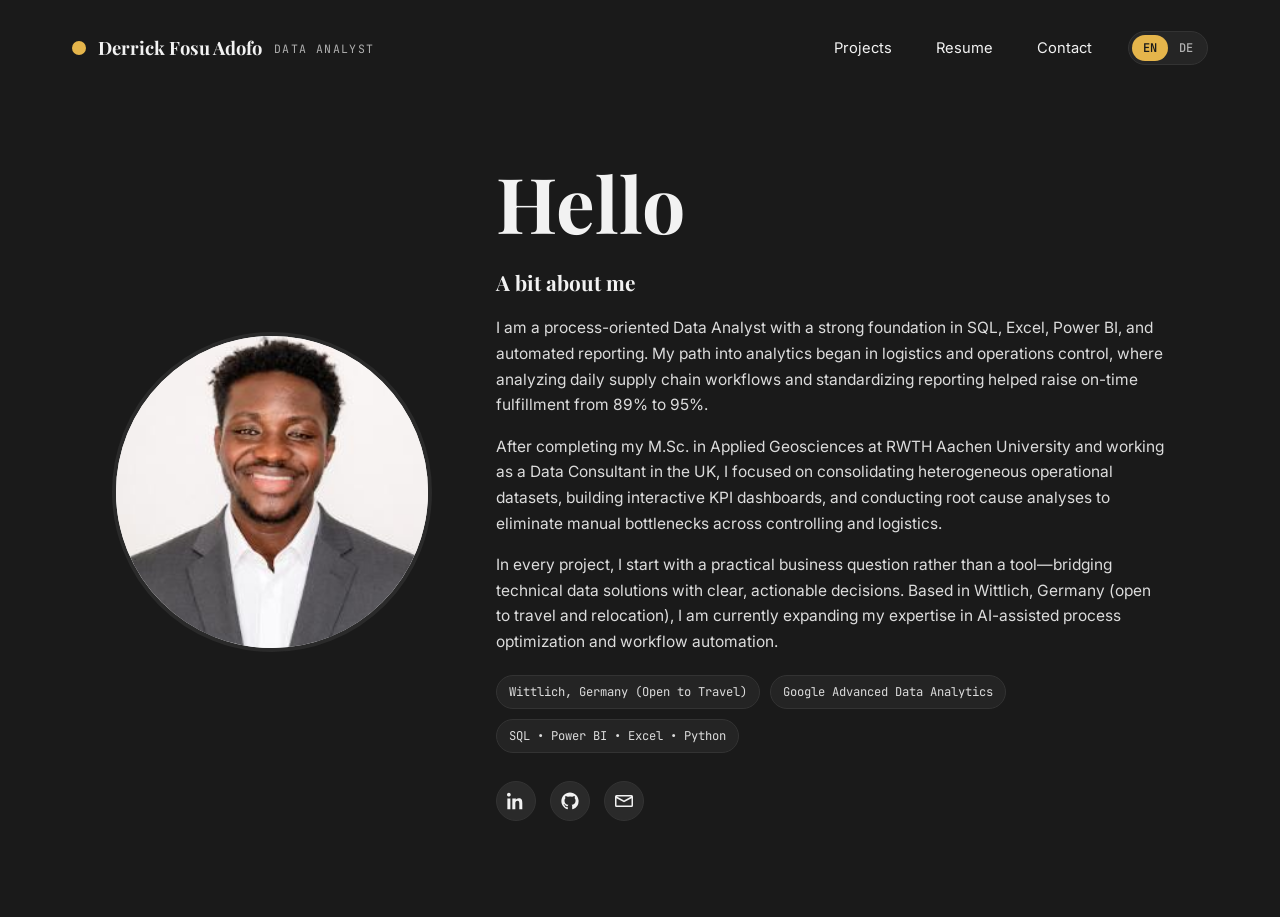
<file: index.html>
<!DOCTYPE html>
<html lang="en">
<head>
  <meta charset="UTF-8" />
  <meta name="viewport" content="width=device-width, initial-scale=1.0" />
  <title>Derrick Fosu Adofo | Data Analyst</title>
  <link rel="stylesheet" href="style.css" />
  <script src="lang.js" defer></script>
</head>
<body data-page-title="page_title_home">
  <header class="navbar">
    <a href="index.html" class="brand">
      <span class="brand-dot"></span>
      <span class="brand-name">Derrick Fosu Adofo</span>
      <span class="brand-role" data-i18n="brand_role">Data Analyst</span>
    </a>
    <div class="nav-right">
      <nav class="nav-links">
        <a href="projects.html" data-i18n="nav_projects">Projects</a>
        <a href="resume.html" data-i18n="nav_resume">Resume</a>
        <a href="contact.html" data-i18n="nav_contact">Contact</a>
      </nav>
      <div class="lang-switch" role="group" aria-label="Language switcher">
        <button type="button" class="lang-btn active" data-lang="en">EN</button>
        <button type="button" class="lang-btn" data-lang="de">DE</button>
      </div>
    </div>
  </header>

  <main class="container">
    <section class="hero-grid">
      <div class="headshot-wrapper">
        <img src="assets/headshot.jpg" alt="Portrait of Derrick Fosu Adofo" />
      </div>

      <div class="hero-bio">
        <h1 class="hero-title" data-i18n="hero_title">Hello</h1>
        <h2 class="hero-subheading" data-i18n="hero_subtitle">A bit about me</h2>
        <p data-i18n="hero_p1">
          I am a process-oriented Data Analyst with a strong foundation in SQL, Excel, Power BI, and automated reporting. My path into analytics began in logistics and operations control, where analyzing daily supply chain workflows and standardizing reporting helped raise on-time fulfillment from 89% to 95%.
        </p>
        <p data-i18n="hero_p2">
          After completing my M.Sc. in Applied Geosciences at RWTH Aachen University and working as a Data Consultant in the UK, I focused on consolidating heterogeneous operational datasets, building interactive KPI dashboards, and conducting root cause analyses to eliminate manual bottlenecks across controlling and logistics.
        </p>
        <p data-i18n="hero_p3">
          In every project, I start with a practical business question rather than a tool—bridging technical data solutions with clear, actionable decisions. Based in Wittlich, Germany (open to travel and relocation), I am currently expanding my expertise in AI-assisted process optimization and workflow automation.
        </p>

        <div class="hero-highlights">
          <span class="highlight-chip" data-i18n="chip_location">Wittlich, Germany (Open to Travel)</span>
          <span class="highlight-chip" data-i18n="chip_certs">Google Advanced Data Analytics</span>
          <span class="highlight-chip" data-i18n="chip_focus">SQL • Power BI • Excel • Python</span>
        </div>

        <div class="social-links">
          <a href="https://www.linkedin.com/in/derrickfosuadofo" target="_blank" rel="noopener" class="social-btn" aria-label="LinkedIn">
            <svg viewBox="0 0 24 24"><path d="M4.98 3.5C4.98 4.88 3.87 6 2.5 6S0 4.88 0 3.5 1.12 1 2.5 1s2.48 1.12 2.48 2.5zM.5 8.5h4V23h-4V8.5zm7.5 0h3.8v2h.05c.53-1 1.83-2.05 3.77-2.05 4.03 0 4.78 2.65 4.78 6.1V23h-4v-7.4c0-1.76-.03-4.03-2.45-4.03-2.46 0-2.84 1.92-2.84 3.9V23h-4V8.5z"/></svg>
          </a>
          <a href="https://github.com/derrickadofo" target="_blank" rel="noopener" class="social-btn" aria-label="GitHub">
            <svg viewBox="0 0 24 24"><path d="M12 .5C5.65.5.5 5.65.5 12c0 5.08 3.29 9.39 7.86 10.91.58.11.79-.25.79-.56 0-.28-.01-1.02-.02-2-3.2.7-3.88-1.54-3.88-1.54-.52-1.33-1.28-1.68-1.28-1.68-1.05-.72.08-.7.08-.7 1.16.08 1.77 1.19 1.77 1.19 1.03 1.77 2.7 1.26 3.36.96.1-.75.4-1.26.73-1.55-2.55-.29-5.24-1.28-5.24-5.68 0-1.25.45-2.28 1.19-3.08-.12-.29-.52-1.46.11-3.04 0 0 .97-.31 3.18 1.18a11.1 11.1 0 0 1 5.8 0c2.2-1.49 3.17-1.18 3.17-1.18.63 1.58.23 2.75.11 3.04.74.8 1.19 1.83 1.19 3.08 0 4.41-2.69 5.38-5.25 5.67.41.36.78 1.06.78 2.14 0 1.55-.01 2.8-.01 3.18 0 .31.21.68.8.56A11.51 11.51 0 0 0 23.5 12C23.5 5.65 18.35.5 12 .5z"/></svg>
          </a>
          <a href="mailto:derrickfosuadofo@gmail.com" class="social-btn" aria-label="Email">
            <svg viewBox="0 0 24 24"><path d="M2 4h20a2 2 0 0 1 2 2v12a2 2 0 0 1-2 2H2a2 2 0 0 1-2-2V6a2 2 0 0 1 2-2zm10 7.2L21.5 6h-19L12 11.2zm0 2.4L2 8.2V18h20V8.2l-10 5.4z"/></svg>
          </a>
        </div>
      </div>
    </section>
  </main>
</body>
</html>
</file>
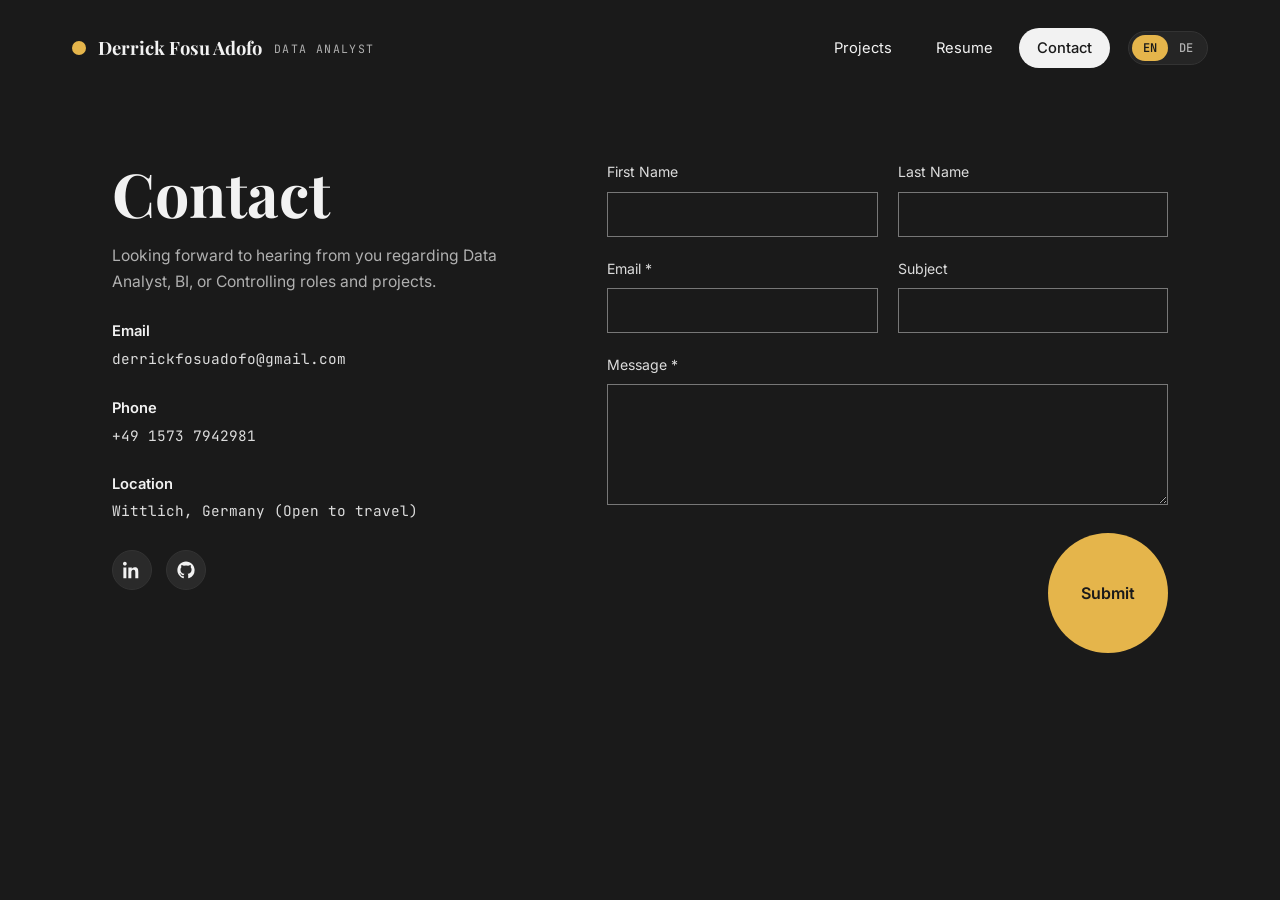
<file: contact.html>
<!DOCTYPE html>
<html lang="en">
<head>
  <meta charset="UTF-8" />
  <meta name="viewport" content="width=device-width, initial-scale=1.0" />
  <title>Contact | Derrick Fosu Adofo</title>
  <link rel="stylesheet" href="style.css" />
  <script src="lang.js" defer></script>
</head>
<body data-page-title="page_title_contact">
  <header class="navbar">
    <a href="index.html" class="brand">
      <span class="brand-dot"></span>
      <span class="brand-name">Derrick Fosu Adofo</span>
      <span class="brand-role" data-i18n="brand_role">Data Analyst</span>
    </a>
    <div class="nav-right">
      <nav class="nav-links">
        <a href="projects.html" data-i18n="nav_projects">Projects</a>
        <a href="resume.html" data-i18n="nav_resume">Resume</a>
        <a href="contact.html" class="active" data-i18n="nav_contact">Contact</a>
      </nav>
      <div class="lang-switch" role="group" aria-label="Language switcher">
        <button type="button" class="lang-btn active" data-lang="en">EN</button>
        <button type="button" class="lang-btn" data-lang="de">DE</button>
      </div>
    </div>
  </header>

  <main class="container">
    <section class="contact-grid">
      <div>
        <h1 class="page-title" data-i18n="contact_title">Contact</h1>
        <p class="page-subtitle" data-i18n="contact_subtitle">
          Looking forward to hearing from you regarding Data Analyst, BI, or Controlling roles and projects.
        </p>

        <div class="contact-detail-block">
          <p class="contact-label" data-i18n="contact_email_label">Email</p>
          <a href="mailto:derrickfosuadofo@gmail.com" class="contact-value">derrickfosuadofo@gmail.com</a>
        </div>

        <div class="contact-detail-block">
          <p class="contact-label" data-i18n="contact_phone_label">Phone</p>
          <a href="tel:+4915737942981" class="contact-value">+49 1573 7942981</a>
        </div>

        <div class="contact-detail-block">
          <p class="contact-label" data-i18n="contact_loc_label">Location</p>
          <p class="contact-value" data-i18n="contact_loc_val">Wittlich, Germany (Open to travel)</p>
        </div>

        <div class="social-links">
          <a href="https://www.linkedin.com/in/derrickfosuadofo" target="_blank" rel="noopener" class="social-btn" aria-label="LinkedIn">
            <svg viewBox="0 0 24 24"><path d="M4.98 3.5C4.98 4.88 3.87 6 2.5 6S0 4.88 0 3.5 1.12 1 2.5 1s2.48 1.12 2.48 2.5zM.5 8.5h4V23h-4V8.5zm7.5 0h3.8v2h.05c.53-1 1.83-2.05 3.77-2.05 4.03 0 4.78 2.65 4.78 6.1V23h-4v-7.4c0-1.76-.03-4.03-2.45-4.03-2.46 0-2.84 1.92-2.84 3.9V23h-4V8.5z"/></svg>
          </a>
          <a href="https://github.com/derrickadofo" target="_blank" rel="noopener" class="social-btn" aria-label="GitHub">
            <svg viewBox="0 0 24 24"><path d="M12 .5C5.65.5.5 5.65.5 12c0 5.08 3.29 9.39 7.86 10.91.58.11.79-.25.79-.56 0-.28-.01-1.02-.02-2-3.2.7-3.88-1.54-3.88-1.54-.52-1.33-1.28-1.68-1.28-1.68-1.05-.72.08-.7.08-.7 1.16.08 1.77 1.19 1.77 1.19 1.03 1.77 2.7 1.26 3.36.96.1-.75.4-1.26.73-1.55-2.55-.29-5.24-1.28-5.24-5.68 0-1.25.45-2.28 1.19-3.08-.12-.29-.52-1.46.11-3.04 0 0 .97-.31 3.18 1.18a11.1 11.1 0 0 1 5.8 0c2.2-1.49 3.17-1.18 3.17-1.18.63 1.58.23 2.75.11 3.04.74.8 1.19 1.83 1.19 3.08 0 4.41-2.69 5.38-5.25 5.67.41.36.78 1.06.78 2.14 0 1.55-.01 2.8-.01 3.18 0 .31.21.68.8.56A11.51 11.51 0 0 0 23.5 12C23.5 5.65 18.35.5 12 .5z"/></svg>
          </a>
        </div>
      </div>

      <form id="portfolio-contact-form" class="contact-form" action="https://formspree.io/f/your-form-id" method="POST">
        <div class="form-group">
          <label for="first-name" data-i18n="form_first">First Name</label>
          <input type="text" id="first-name" name="first_name" />
        </div>
        <div class="form-group">
          <label for="last-name" data-i18n="form_last">Last Name</label>
          <input type="text" id="last-name" name="last_name" />
        </div>
        <div class="form-group">
          <label for="email" data-i18n="form_email">Email *</label>
          <input type="email" id="email" name="email" required />
        </div>
        <div class="form-group">
          <label for="subject" data-i18n="form_subject">Subject</label>
          <input type="text" id="subject" name="subject" />
        </div>
        <div class="form-group full-width">
          <label for="message" data-i18n="form_message">Message *</label>
          <textarea id="message" name="message" rows="5" required></textarea>
        </div>
        <div class="form-submit-row">
          <button type="submit" class="btn-circle-submit" data-i18n="form_submit">Submit</button>
        </div>
      </form>
    </section>
  </main>
</body>
</html>
</file>
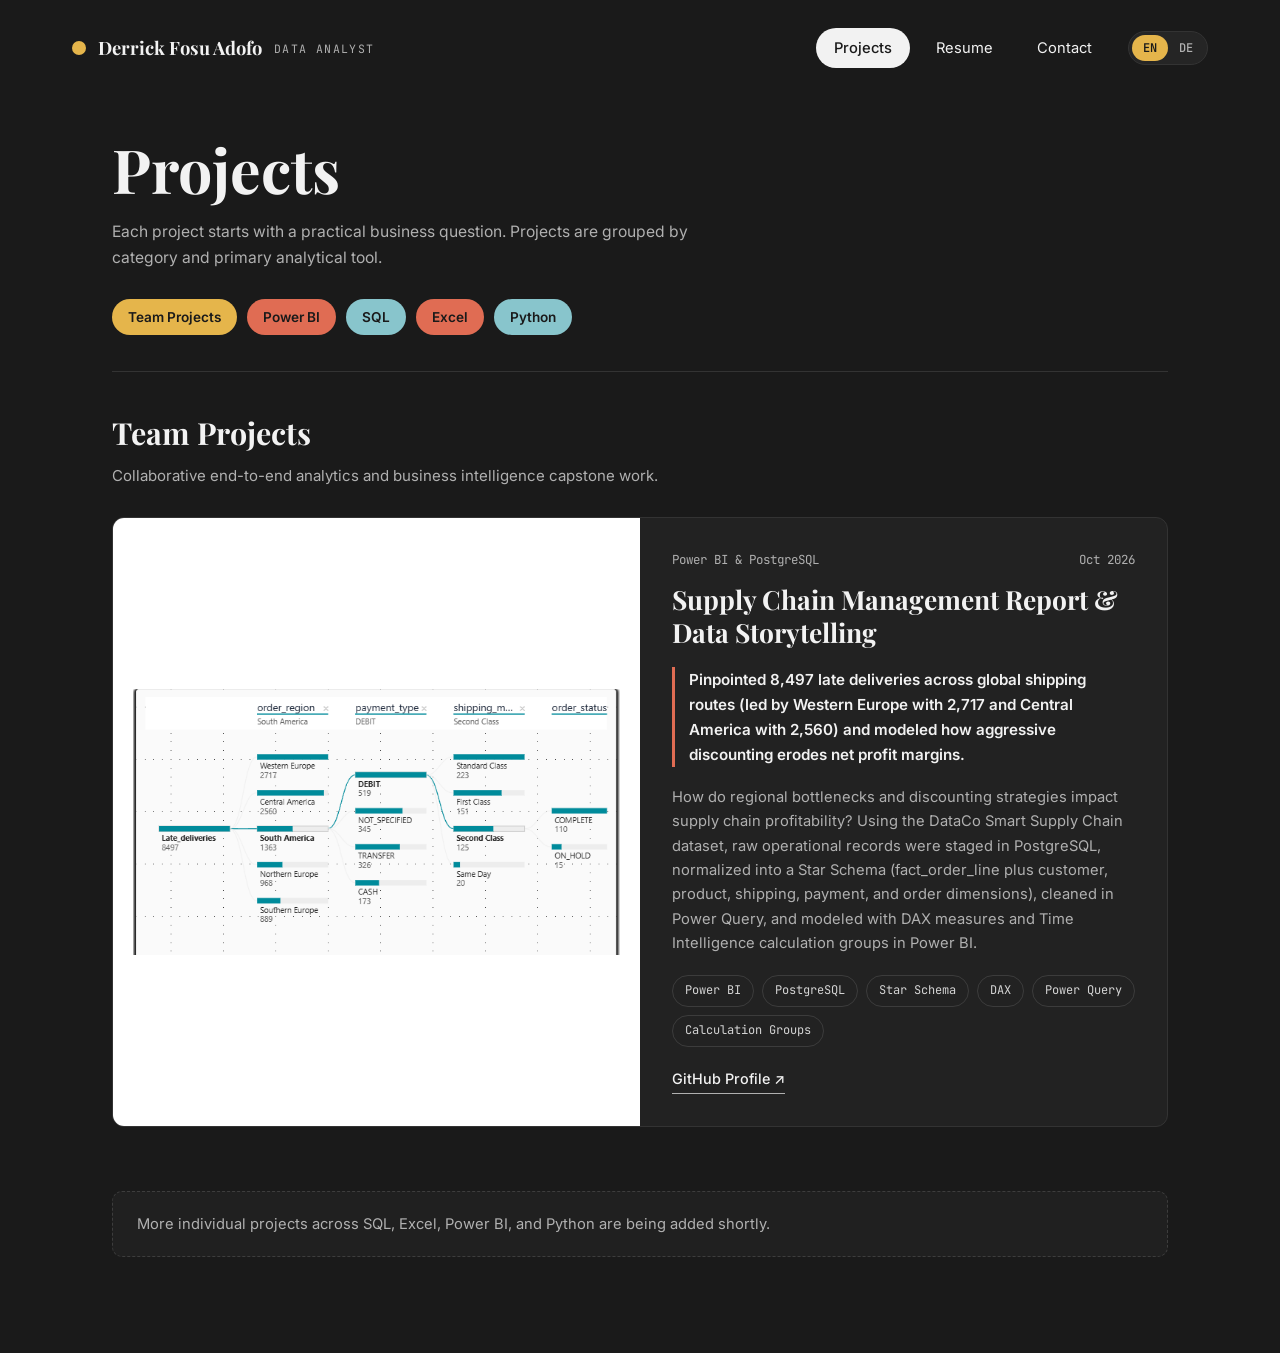
<file: projects.html>
<!DOCTYPE html>
<html lang="en">
<head>
  <meta charset="UTF-8" />
  <meta name="viewport" content="width=device-width, initial-scale=1.0" />
  <title>Projects | Derrick Fosu Adofo</title>
  <link rel="stylesheet" href="style.css" />
  <script src="lang.js" defer></script>
</head>
<body data-page-title="page_title_projects">
  <header class="navbar">
    <a href="index.html" class="brand">
      <span class="brand-dot"></span>
      <span class="brand-name">Derrick Fosu Adofo</span>
      <span class="brand-role" data-i18n="brand_role">Data Analyst</span>
    </a>
    <div class="nav-right">
      <nav class="nav-links">
        <a href="projects.html" class="active" data-i18n="nav_projects">Projects</a>
        <a href="resume.html" data-i18n="nav_resume">Resume</a>
        <a href="contact.html" data-i18n="nav_contact">Contact</a>
      </nav>
      <div class="lang-switch" role="group" aria-label="Language switcher">
        <button type="button" class="lang-btn active" data-lang="en">EN</button>
        <button type="button" class="lang-btn" data-lang="de">DE</button>
      </div>
    </div>
  </header>

  <main class="container">
    <h1 class="page-title" data-i18n="projects_title">Projects</h1>
    <p class="page-subtitle" data-i18n="projects_subtitle">
      Each project starts with a practical business question. Projects are grouped by category and primary analytical tool.
    </p>

    <!-- Category Jump Pills -->
    <div class="filter-pills">
      <a href="#team-projects" class="pill pill-mustard" data-i18n="pill_team">Team Projects</a>
      <a href="#powerbi" class="pill pill-coral" data-i18n="pill_powerbi">Power BI</a>
      <a href="#sql" class="pill pill-teal" data-i18n="pill_sql">SQL</a>
      <a href="#excel" class="pill pill-coral" data-i18n="pill_excel">Excel</a>
      <a href="#python" class="pill pill-teal" data-i18n="pill_python">Python</a>
    </div>

    <hr class="section-divider" />

    <!-- TEAM PROJECTS SECTION -->
    <section id="team-projects" class="tool-section">
      <h2 class="tool-heading" data-i18n="sec_team_title">Team Projects</h2>
      <p class="tool-desc" data-i18n="sec_team_desc">Collaborative end-to-end analytics and business intelligence capstone work.</p>

      <article class="project-card">
        <div class="project-visual">
          <img src="assets/supply-chain-tree.png" alt="Power BI Decomposition Tree showing 8,497 late deliveries across shipping regions" />
        </div>
        <div class="project-body">
          <div>
            <div class="project-meta">
              <span data-i18n="proj1_tool">Power BI &amp; PostgreSQL</span>
              <span data-i18n="proj1_date">Oct 2026</span>
            </div>
            <h3 class="project-title" data-i18n="proj1_title">Supply Chain Management Report &amp; Data Storytelling</h3>
            <blockquote class="project-callout" data-i18n="proj1_callout">
              Pinpointed 8,497 late deliveries across global shipping routes (led by Western Europe with 2,717 and Central America with 2,560) and modeled how aggressive discounting erodes net profit margins.
            </blockquote>
            <p class="project-summary" data-i18n="proj1_summary">
              How do regional bottlenecks and discounting strategies impact supply chain profitability? Using the DataCo Smart Supply Chain dataset, raw operational records were staged in PostgreSQL, normalized into a Star Schema (fact_order_line plus customer, product, shipping, payment, and order dimensions), cleaned in Power Query, and modeled with DAX measures and Time Intelligence calculation groups in Power BI.
            </p>
            <div class="skill-tags">
              <span class="skill-tag">Power BI</span>
              <span class="skill-tag">PostgreSQL</span>
              <span class="skill-tag">Star Schema</span>
              <span class="skill-tag">DAX</span>
              <span class="skill-tag">Power Query</span>
              <span class="skill-tag">Calculation Groups</span>
            </div>
          </div>
          <div class="project-links">
            <a href="https://github.com/derrickadofo" target="_blank" rel="noopener" data-i18n="proj1_link_github">GitHub Profile ↗</a>
          </div>
        </div>
      </article>
    </section>

    <!-- ADDITIONAL INDIVIDUAL TOOL SECTIONS READY FOR YOUR NEXT PROJECTS -->
    <div id="powerbi"></div>
    <div id="sql"></div>
    <div id="excel"></div>
    <div id="python"></div>

    <div class="upcoming-banner" data-i18n="upcoming_note">
      More individual projects across SQL, Excel, Power BI, and Python are being added shortly.
    </div>
  </main>
</body>
</html>
</file>
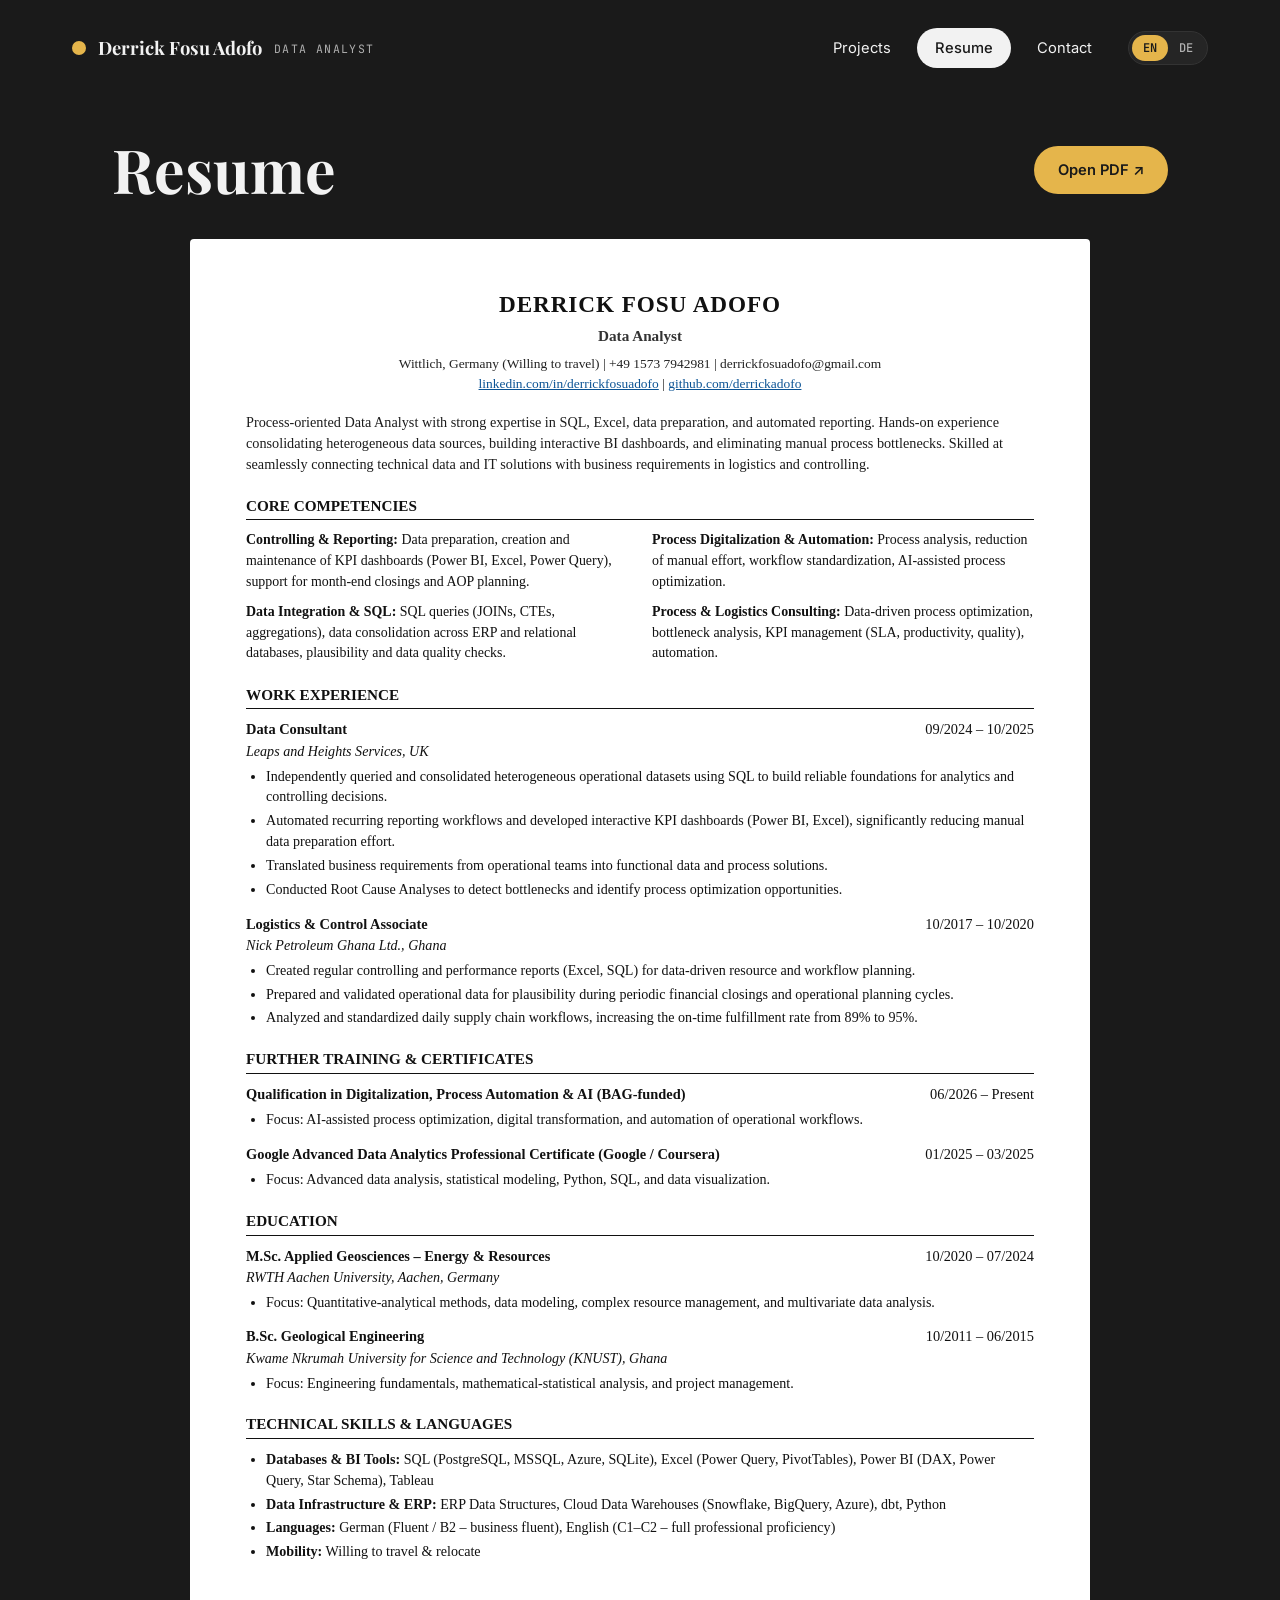
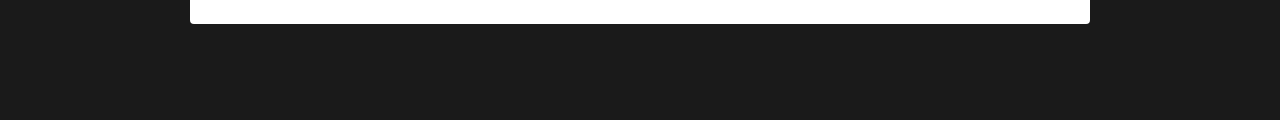
<file: resume.html>
<!DOCTYPE html>
<html lang="en">
<head>
  <meta charset="UTF-8" />
  <meta name="viewport" content="width=device-width, initial-scale=1.0" />
  <title>Resume | Derrick Fosu Adofo</title>
  <link rel="stylesheet" href="style.css" />
  <script src="lang.js" defer></script>
</head>
<body data-page-title="page_title_resume">
  <header class="navbar">
    <a href="index.html" class="brand">
      <span class="brand-dot"></span>
      <span class="brand-name">Derrick Fosu Adofo</span>
      <span class="brand-role" data-i18n="brand_role">Data Analyst</span>
    </a>
    <div class="nav-right">
      <nav class="nav-links">
        <a href="projects.html" data-i18n="nav_projects">Projects</a>
        <a href="resume.html" class="active" data-i18n="nav_resume">Resume</a>
        <a href="contact.html" data-i18n="nav_contact">Contact</a>
      </nav>
      <div class="lang-switch" role="group" aria-label="Language switcher">
        <button type="button" class="lang-btn active" data-lang="en">EN</button>
        <button type="button" class="lang-btn" data-lang="de">DE</button>
      </div>
    </div>
  </header>

  <main class="container">
    <div class="resume-header">
      <h1 class="page-title" style="margin-bottom: 0;" data-i18n="resume_title">Resume</h1>
      <a href="assets/Derrick_Fosu_Adofo_CV.pdf" target="_blank" rel="noopener" class="btn-pdf" data-i18n="btn_open_pdf">Open PDF ↗</a>
    </div>

    <div class="resume-sheet">
      <h2>DERRICK FOSU ADOFO</h2>
      <div class="resume-role-subtitle" data-i18n="cv_role">Data Analyst</div>
      <p class="resume-contact-line">
        <span data-i18n="cv_address_line">Wittlich, Germany (Willing to travel) | +49 1573 7942981 | derrickfosuadofo@gmail.com</span><br />
        <a href="https://www.linkedin.com/in/derrickfosuadofo" target="_blank" rel="noopener">linkedin.com/in/derrickfosuadofo</a> |
        <a href="https://github.com/derrickadofo" target="_blank" rel="noopener">github.com/derrickadofo</a>
      </p>

      <p class="resume-summary" data-i18n="cv_summary">
        Process-oriented Data Analyst with strong expertise in SQL, Excel, data preparation, and automated reporting. Hands-on experience consolidating heterogeneous data sources, building interactive BI dashboards, and eliminating manual process bottlenecks. Skilled at seamlessly connecting technical data and IT solutions with business requirements in logistics and controlling.
      </p>

      <div class="resume-section-title" data-i18n="cv_sec_competencies">Core Competencies</div>
      <div class="competency-grid">
        <div>
          <strong data-i18n="comp1_title">Controlling &amp; Reporting:</strong>
          <span data-i18n="comp1_desc">Data preparation, creation and maintenance of KPI dashboards (Power BI, Excel, Power Query), support for month-end closings and AOP planning.</span>
        </div>
        <div>
          <strong data-i18n="comp2_title">Process Digitalization &amp; Automation:</strong>
          <span data-i18n="comp2_desc">Process analysis, reduction of manual effort, workflow standardization, AI-assisted process optimization.</span>
        </div>
        <div>
          <strong data-i18n="comp3_title">Data Integration &amp; SQL:</strong>
          <span data-i18n="comp3_desc">SQL queries (JOINs, CTEs, aggregations), data consolidation across ERP and relational databases, plausibility and data quality checks.</span>
        </div>
        <div>
          <strong data-i18n="comp4_title">Process &amp; Logistics Consulting:</strong>
          <span data-i18n="comp4_desc">Data-driven process optimization, bottleneck analysis, KPI management (SLA, productivity, quality), automation.</span>
        </div>
      </div>

      <div class="resume-section-title" data-i18n="cv_sec_experience">Work Experience</div>

      <div class="resume-row">
        <strong data-i18n="exp1_role">Data Consultant</strong>
        <span data-i18n="exp1_date">09/2024 – 10/2025</span>
      </div>
      <div class="resume-subrow">
        <em data-i18n="exp1_company">Leaps and Heights Services, UK</em>
      </div>
      <ul>
        <li data-i18n="exp1_b1">Independently queried and consolidated heterogeneous operational datasets using SQL to build reliable foundations for analytics and controlling decisions.</li>
        <li data-i18n="exp1_b2">Automated recurring reporting workflows and developed interactive KPI dashboards (Power BI, Excel), significantly reducing manual data preparation effort.</li>
        <li data-i18n="exp1_b3">Translated business requirements from operational teams into functional data and process solutions.</li>
        <li data-i18n="exp1_b4">Conducted Root Cause Analyses to detect bottlenecks and identify process optimization opportunities.</li>
      </ul>

      <div class="resume-row">
        <strong data-i18n="exp2_role">Logistics &amp; Control Associate</strong>
        <span data-i18n="exp2_date">10/2017 – 10/2020</span>
      </div>
      <div class="resume-subrow">
        <em data-i18n="exp2_company">Nick Petroleum Ghana Ltd., Ghana</em>
      </div>
      <ul>
        <li data-i18n="exp2_b1">Created regular controlling and performance reports (Excel, SQL) for data-driven resource and workflow planning.</li>
        <li data-i18n="exp2_b2">Prepared and validated operational data for plausibility during periodic financial closings and operational planning cycles.</li>
        <li data-i18n="exp2_b3">Analyzed and standardized daily supply chain workflows, increasing the on-time fulfillment rate from 89% to 95%.</li>
      </ul>

      <div class="resume-section-title" data-i18n="cv_sec_certs">Further Training &amp; Certificates</div>

      <div class="resume-row">
        <strong data-i18n="cert1_title">Qualification in Digitalization, Process Automation &amp; AI (BAG-funded)</strong>
        <span data-i18n="cert1_date">06/2026 – Present</span>
      </div>
      <ul>
        <li data-i18n="cert1_desc">Focus: AI-assisted process optimization, digital transformation, and automation of operational workflows.</li>
      </ul>

      <div class="resume-row">
        <strong data-i18n="cert2_title">Google Advanced Data Analytics Professional Certificate (Google / Coursera)</strong>
        <span data-i18n="cert2_date">01/2025 – 03/2025</span>
      </div>
      <ul>
        <li data-i18n="cert2_desc">Focus: Advanced data analysis, statistical modeling, Python, SQL, and data visualization.</li>
      </ul>

      <div class="resume-section-title" data-i18n="cv_sec_education">Education</div>

      <div class="resume-row">
        <strong data-i18n="edu1_degree">M.Sc. Applied Geosciences – Energy &amp; Resources</strong>
        <span data-i18n="edu1_date">10/2020 – 07/2024</span>
      </div>
      <div class="resume-subrow">
        <em data-i18n="edu1_uni">RWTH Aachen University, Aachen, Germany</em>
      </div>
      <ul>
        <li data-i18n="edu1_desc">Focus: Quantitative-analytical methods, data modeling, complex resource management, and multivariate data analysis.</li>
      </ul>

      <div class="resume-row">
        <strong data-i18n="edu2_degree">B.Sc. Geological Engineering</strong>
        <span data-i18n="edu2_date">10/2011 – 06/2015</span>
      </div>
      <div class="resume-subrow">
        <em data-i18n="edu2_uni">Kwame Nkrumah University for Science and Technology (KNUST), Ghana</em>
      </div>
      <ul>
        <li data-i18n="edu2_desc">Focus: Engineering fundamentals, mathematical-statistical analysis, and project management.</li>
      </ul>

      <div class="resume-section-title" data-i18n="cv_sec_skills">Technical Skills &amp; Languages</div>
      <ul>
        <li><strong data-i18n="skill_db_label">Databases &amp; BI Tools:</strong> <span data-i18n="skill_db_val">SQL (PostgreSQL, MSSQL, Azure, SQLite), Excel (Power Query, PivotTables), Power BI (DAX, Power Query, Star Schema), Tableau</span></li>
        <li><strong data-i18n="skill_infra_label">Data Infrastructure &amp; ERP:</strong> <span data-i18n="skill_infra_val">ERP Data Structures, Cloud Data Warehouses (Snowflake, BigQuery, Azure), dbt, Python</span></li>
        <li><strong data-i18n="skill_lang_label">Languages:</strong> <span data-i18n="skill_lang_val">German (Fluent / B2 – business fluent), English (C1–C2 – full professional proficiency)</span></li>
        <li><strong data-i18n="skill_mob_label">Mobility:</strong> <span data-i18n="skill_mob_val">Willing to travel &amp; relocate</span></li>
      </ul>
    </div>
  </main>
</body>
</html>
</file>
<file: style.css>
@import url('https://fonts.googleapis.com/css2?family=Inter:wght@400;500;600&family=JetBrains+Mono:wght@400;500&family=Playfair+Display:wght@600;700&display=swap');

:root {
  --bg-main: #1a1a1a;
  --bg-card: #222222;
  --border-subtle: #333333;
  --text-primary: #f2f2f2;
  --text-muted: #b0b0b0;
  --accent-coral: #e06c53;
  --accent-mustard: #e5b54b;
  --accent-teal: #88c5cc;

  --font-serif: 'Playfair Display', Georgia, serif;
  --font-sans: 'Inter', -apple-system, BlinkMacSystemFont, sans-serif;
  --font-mono: 'JetBrains Mono', monospace;
}

* {
  box-sizing: border-box;
  margin: 0;
  padding: 0;
}

html {
  scroll-behavior: smooth;
}

body {
  background-color: var(--bg-main);
  color: var(--text-primary);
  font-family: var(--font-sans);
  line-height: 1.65;
  min-height: 100vh;
}

a {
  color: inherit;
  text-decoration: none;
}

/* --- Navigation Bar --- */
.navbar {
  max-width: 1200px;
  margin: 0 auto;
  padding: 28px 32px;
  display: flex;
  justify-content: space-between;
  align-items: center;
  flex-wrap: wrap;
  gap: 16px;
}

.brand {
  display: flex;
  align-items: center;
  gap: 12px;
}

.brand-dot {
  width: 14px;
  height: 14px;
  border-radius: 50%;
  background-color: var(--accent-mustard);
  display: inline-block;
  flex-shrink: 0;
}

.brand-name {
  font-family: var(--font-serif);
  font-size: 1.15rem;
  font-weight: 700;
}

.brand-role {
  font-family: var(--font-mono);
  font-size: 0.72rem;
  letter-spacing: 0.12em;
  text-transform: uppercase;
  color: var(--text-muted);
}

.nav-right {
  display: flex;
  align-items: center;
  gap: 18px;
  flex-wrap: wrap;
}

.nav-links {
  display: flex;
  align-items: center;
  gap: 8px;
}

.nav-links a {
  font-size: 0.92rem;
  padding: 8px 18px;
  border-radius: 999px;
  color: var(--text-primary);
  transition: background-color 0.2s, color 0.2s;
}

.nav-links a:hover {
  background-color: rgba(255, 255, 255, 0.08);
}

.nav-links a.active {
  background-color: var(--text-primary);
  color: var(--bg-main);
  font-weight: 500;
}

/* --- Language Switcher (EN | DE) --- */
.lang-switch {
  display: inline-flex;
  align-items: center;
  background-color: #252525;
  border: 1px solid var(--border-subtle);
  border-radius: 999px;
  padding: 3px;
}

.lang-btn {
  background: transparent;
  border: none;
  color: var(--text-muted);
  font-family: var(--font-mono);
  font-size: 0.75rem;
  font-weight: 500;
  padding: 5px 11px;
  border-radius: 999px;
  cursor: pointer;
  transition: background-color 0.2s, color 0.2s;
}

.lang-btn:hover {
  color: var(--text-primary);
}

.lang-btn.active {
  background-color: var(--accent-mustard);
  color: #1a1a1a;
  font-weight: 600;
}

/* --- Shared Page Container --- */
.container {
  max-width: 1120px;
  margin: 0 auto;
  padding: 40px 32px 96px;
}

.page-title {
  font-family: var(--font-serif);
  font-size: clamp(2.6rem, 5vw, 3.8rem);
  font-weight: 700;
  line-height: 1.1;
  margin-bottom: 16px;
}

.page-subtitle {
  color: var(--text-muted);
  max-width: 580px;
  font-size: 0.98rem;
}

/* --- Social Circle Buttons --- */
.social-links {
  display: flex;
  gap: 14px;
  margin-top: 28px;
}

.social-btn {
  width: 40px;
  height: 40px;
  border-radius: 50%;
  background-color: #2a2a2a;
  border: 1px solid var(--border-subtle);
  display: inline-flex;
  align-items: center;
  justify-content: center;
  transition: transform 0.2s, background-color 0.2s;
}

.social-btn:hover {
  transform: translateY(-2px);
  background-color: #363636;
}

.social-btn svg {
  width: 18px;
  height: 18px;
  fill: var(--text-primary);
}

/* --- Home / About Page --- */
.hero-grid {
  display: grid;
  grid-template-columns: 320px 1fr;
  gap: 64px;
  align-items: center;
  padding-top: 28px;
}

.headshot-wrapper {
  width: 320px;
  height: 320px;
  border-radius: 50%;
  overflow: hidden;
  background-color: #ffffff;
  border: 4px solid #2a2a2a;
}

.headshot-wrapper img {
  width: 100%;
  height: 100%;
  object-fit: cover;
  object-position: center top;
}

.hero-title {
  font-family: var(--font-serif);
  font-size: clamp(3.5rem, 6vw, 5rem);
  line-height: 1;
  margin-bottom: 24px;
}

.hero-subheading {
  font-family: var(--font-serif);
  font-size: 1.3rem;
  margin-bottom: 16px;
}

.hero-bio p {
  color: #dcdcdc;
  margin-bottom: 16px;
  font-size: 0.97rem;
}

.hero-highlights {
  display: flex;
  flex-wrap: wrap;
  gap: 10px;
  margin-top: 20px;
}

.highlight-chip {
  font-family: var(--font-mono);
  font-size: 0.76rem;
  padding: 6px 12px;
  border-radius: 999px;
  background-color: #242424;
  border: 1px solid var(--border-subtle);
  color: #dcdcdc;
}

/* --- Projects Page --- */
.filter-pills {
  display: flex;
  flex-wrap: wrap;
  gap: 10px;
  margin: 28px 0 36px;
}

.pill {
  padding: 7px 16px;
  border-radius: 999px;
  font-size: 0.85rem;
  font-weight: 600;
  color: #1a1a1a;
  transition: opacity 0.2s, transform 0.2s;
}

.pill:hover {
  opacity: 0.9;
  transform: translateY(-1px);
}

.pill-coral { background-color: var(--accent-coral); }
.pill-mustard { background-color: var(--accent-mustard); }
.pill-teal { background-color: var(--accent-teal); }

.section-divider {
  border: none;
  border-top: 1px solid var(--border-subtle);
  margin: 36px 0;
}

.tool-section {
  margin-bottom: 64px;
}

.tool-heading {
  font-family: var(--font-serif);
  font-size: 1.9rem;
  margin-bottom: 6px;
}

.tool-desc {
  color: var(--text-muted);
  font-size: 0.94rem;
  margin-bottom: 28px;
}

.project-card {
  display: grid;
  grid-template-columns: 1fr 1fr;
  background-color: var(--bg-card);
  border: 1px solid var(--border-subtle);
  border-radius: 12px;
  overflow: hidden;
  margin-bottom: 32px;
}

.project-visual {
  background-color: #ffffff;
  display: flex;
  align-items: center;
  justify-content: center;
  padding: 20px;
  min-height: 360px;
}

.project-visual.dark-visual {
  background-color: #162238;
}

.project-visual img {
  width: 100%;
  height: auto;
  max-height: 360px;
  object-fit: contain;
}

.project-body {
  padding: 32px;
  display: flex;
  flex-direction: column;
  justify-content: space-between;
}

.project-meta {
  display: flex;
  justify-content: space-between;
  font-family: var(--font-mono);
  font-size: 0.78rem;
  color: var(--text-muted);
  margin-bottom: 12px;
}

.project-title {
  font-family: var(--font-serif);
  font-size: 1.65rem;
  line-height: 1.25;
  margin-bottom: 18px;
}

.project-callout {
  border-left: 3px solid var(--accent-coral);
  padding-left: 14px;
  font-weight: 600;
  font-size: 0.95rem;
  color: var(--text-primary);
  margin-bottom: 18px;
}

.project-summary {
  color: var(--text-muted);
  font-size: 0.92rem;
  margin-bottom: 20px;
}

.skill-tags {
  display: flex;
  flex-wrap: wrap;
  gap: 8px;
  margin-bottom: 20px;
}

.skill-tag {
  font-family: var(--font-mono);
  font-size: 0.75rem;
  padding: 5px 12px;
  border-radius: 999px;
  border: 1px solid #3c3c3c;
  color: #d4d4d4;
}

.project-links {
  display: flex;
  gap: 20px;
  font-size: 0.9rem;
  font-weight: 500;
}

.project-links a {
  border-bottom: 1px solid var(--text-muted);
  padding-bottom: 2px;
}

.project-links a:hover {
  color: var(--accent-mustard);
  border-color: var(--accent-mustard);
}

.upcoming-banner {
  background-color: #202020;
  border: 1px dashed #3d3d3d;
  border-radius: 10px;
  padding: 20px 24px;
  color: var(--text-muted);
  font-size: 0.92rem;
}

/* --- Resume Page --- */
.resume-header {
  display: flex;
  justify-content: space-between;
  align-items: center;
  flex-wrap: wrap;
  gap: 16px;
  margin-bottom: 36px;
}

.btn-pdf {
  background-color: var(--accent-mustard);
  color: #1a1a1a;
  font-weight: 600;
  font-size: 0.92rem;
  padding: 12px 24px;
  border-radius: 999px;
  transition: transform 0.2s;
}

.btn-pdf:hover {
  transform: translateY(-2px);
}

.resume-sheet {
  background-color: #ffffff;
  color: #111111;
  max-width: 900px;
  margin: 0 auto;
  padding: 48px 56px;
  border-radius: 4px;
  font-family: Georgia, 'Times New Roman', serif;
  line-height: 1.48;
}

.resume-sheet h2 {
  text-align: center;
  font-size: 1.45rem;
  letter-spacing: 0.04em;
  margin-bottom: 4px;
}

.resume-role-subtitle {
  text-align: center;
  font-size: 0.95rem;
  font-weight: 700;
  color: #333333;
  margin-bottom: 6px;
}

.resume-contact-line {
  text-align: center;
  font-size: 0.84rem;
  margin-bottom: 18px;
  color: #222222;
}

.resume-contact-line a {
  color: #0b5394;
  text-decoration: underline;
}

.resume-summary {
  font-size: 0.89rem;
  margin-bottom: 16px;
  color: #1c1c1c;
}

.resume-section-title {
  font-size: 0.95rem;
  font-weight: 700;
  text-transform: uppercase;
  border-bottom: 1.5px solid #111111;
  padding-bottom: 2px;
  margin: 20px 0 10px;
}

.resume-row {
  display: flex;
  justify-content: space-between;
  gap: 16px;
  font-size: 0.9rem;
}

.resume-subrow {
  display: flex;
  justify-content: space-between;
  gap: 16px;
  font-size: 0.88rem;
  margin-bottom: 4px;
}

.resume-sheet ul {
  margin: 4px 0 14px 20px;
  font-size: 0.88rem;
}

.resume-sheet li {
  margin-bottom: 3px;
}

.competency-grid {
  display: grid;
  grid-template-columns: 1fr 1fr;
  gap: 10px 24px;
  font-size: 0.87rem;
  margin-bottom: 12px;
}

/* --- Contact Page --- */
.contact-grid {
  display: grid;
  grid-template-columns: 1fr 1.3fr;
  gap: 64px;
  padding-top: 24px;
}

.contact-detail-block {
  margin-top: 24px;
}

.contact-label {
  font-weight: 600;
  font-size: 0.92rem;
  margin-bottom: 2px;
}

.contact-value {
  font-family: var(--font-mono);
  font-size: 0.9rem;
  color: #dcdcdc;
}

.contact-form {
  display: grid;
  grid-template-columns: 1fr 1fr;
  gap: 20px;
}

.form-group {
  display: flex;
  flex-direction: column;
  gap: 8px;
}

.form-group.full-width {
  grid-column: 1 / -1;
}

.form-group label {
  font-size: 0.88rem;
  color: #dcdcdc;
}

.form-group input,
.form-group textarea {
  background: transparent;
  border: 1px solid #777777;
  color: var(--text-primary);
  font-family: var(--font-sans);
  font-size: 0.95rem;
  padding: 12px 14px;
  outline: none;
}

.form-group input:focus,
.form-group textarea:focus {
  border-color: var(--accent-mustard);
}

.form-submit-row {
  grid-column: 1 / -1;
  display: flex;
  justify-content: flex-end;
  margin-top: 8px;
}

.btn-circle-submit {
  width: 120px;
  height: 120px;
  border-radius: 50%;
  border: none;
  background-color: var(--accent-mustard);
  color: #1a1a1a;
  font-family: var(--font-sans);
  font-size: 1rem;
  font-weight: 600;
  cursor: pointer;
  transition: transform 0.2s, filter 0.2s;
}

.btn-circle-submit:hover {
  transform: scale(1.04);
  filter: brightness(1.05);
}

/* --- Responsive Adjustments --- */
@media (max-width: 900px) {
  .hero-grid,
  .project-card,
  .contact-grid,
  .competency-grid {
    grid-template-columns: 1fr;
  }

  .headshot-wrapper {
    width: 240px;
    height: 240px;
    margin: 0 auto;
  }

  .resume-sheet {
    padding: 28px 22px;
  }

  .resume-row,
  .resume-subrow {
    flex-direction: column;
    gap: 2px;
  }
}
</file>
